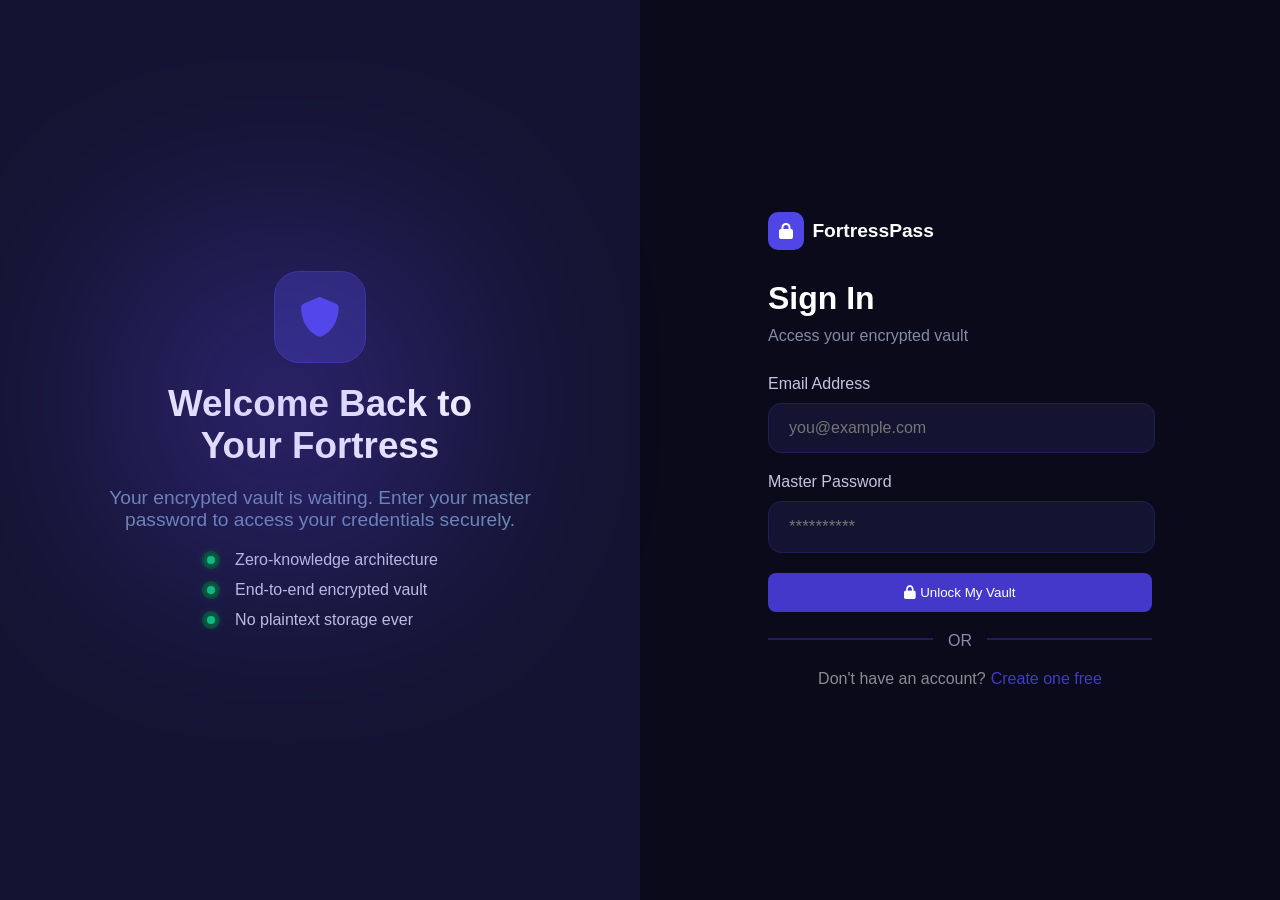
<file: Password Manager FrontEnd/dashboard.html>
<!DOCTYPE html>
<html lang="en">
<head>
    <meta charset="UTF-8">
    <meta name="viewport" content="width=device-width, initial-scale=1.0">
    <title>Document</title>
    <link rel="stylesheet" href="dashboard.css">
    <link rel="stylesheet" href="https://cdnjs.cloudflare.com/ajax/libs/font-awesome/6.7.2/css/all.min.css">
    <link rel="preconnect" href="https://fonts.googleapis.com">
    <link rel="preconnect" href="https://fonts.gstatic.com" crossorigin>
    <link href="https://fonts.googleapis.com/css2?family=Montserrat:ital,wght@0,100..900;1,100..900&display=swap" rel="stylesheet">
    <link rel="stylesheet" href="dashboard.css">
    <script src="src/closeAside.js" defer></script>
</head>
<body>
    <header>
        <div class="inputBox">
            <button class="menuToggle" type="button" aria-label="Open navigation" aria-expanded="false">
                <i class="fa-solid fa-bars"></i>
            </button>
            <div class="logo">
                <i class="fa-solid fa-lock logoBkg"></i>
                <h3 class="logoText">FortressPass</h3>
            </div>
            <i class="fa-solid fa-chevron-left"></i>
            <i class="fa-solid fa-chevron-right"></i>
            <div class="inputSearch">
                <i class="fa-solid fa-magnifying-glass"></i>
                <input type="search" placeholder="Search vault..." class="searchInputHeader">
            </div>
        </div>
        <div class="headerButtons">
            <button class="btnSync"><i class="fa-solid fa-arrows-rotate"></i> Sync</button>
            <button class="btnAdd"><i class="fa-solid fa-plus"></i> Add Password</button>
        </div>     
    </header>
        <div class="asideOverlay"></div>
        <div class="mainSection">
            <aside class="mainAside">
                <div class="vaultSecured">
                    <div class="dott"></div>
                    <p class="vaultPassiveGreen">Vault Secured & Synced</p>
                </div>
                <h3 class="vaultText">VAULT</h3>
                <ul class="selectionGroup">
                    <li class="selectType"><i class="fa-solid fa-table-columns"></i> <p class="textDescription">All Items</p></li>
                    <li class="selectType"><i class="fa-solid fa-users"></i> <p class="textDescription">Social</p></li>
                    <li class="selectType"><i class="fa-regular fa-credit-card"></i> <p class="textDescription">Finance</p></li>
                    <li class="selectType"><i class="fa-solid fa-shield"></i> <p class="textDescription">Work</p></li>
                    <li class="selectType"><i class="fa-solid fa-shield"></i> <p class="textDescription">Shopping</p></li>
                    <li class="selectType"><i class="fa-regular fa-star"></i> <p class="textDescription">Entertainment</p></li>
                    <li class="selectType"><i class="fa-regular fa-file"></i> <p class="textDescription">Other</p></li>
                </ul>
                <div class="asideDown">
                    <div class="profileSettings">
                        <li class="selectType gear"><i class="fa-solid fa-gear"></i><p class="textDescription">Settings</p></li>
                        <li class="selectType signOut"><i class="fa-solid fa-arrow-right-from-bracket"></i><p class="textDescription">Sign Out</p></li>
                    </div>
                    <div class="profileCard">
                        <i class="fa-solid fa-user"></i>
                        <div class="profileInfo">
                            <p class="profileName">Alex Morgan</p>
                            <span class="profilePlan">Pro Plan</span>
                        </div>
                    </div>
                </div>
                
            </aside>
            <main>
                <section class="analytikMetrics">
                    <div class="analytikMetricsType">
                        <i class="fa-solid fa-key"></i>
                        <div class="numericAnalytik">
                            <p class="totalPassword">0</p>
                            <span>Total Passwords</span>
                        </div>
                    </div>
                    <div class="analytikMetricsType">
                        <i class="fa-solid fa-shield"></i>
                        <div class="numericAnalytik">
                            <p class="strongPasswordAmount">0</p>
                            <span>Strong Passwords</span>
                        </div>
                    </div>
                    <div class="analytikMetricsType">
                        <i class="fa-solid fa-triangle-exclamation"></i>
                        <div class="numericAnalytik">
                            <p class="weakPasswordAmount">0</p>
                            <span>Weak Passwords</span>
                        </div>
                    </div>
                </section>
                <section class="passwordListSection">
                    <h2>All Passwords</h2>
                    <p class="amountPasswords">0 entries</p>
                    <div class="containerTasks">
                        <div class="passwordTable">
                            <div class="passwordHeader">
                                <span>SITE</span>
                                <span>USERNAME/EMAIL</span>
                                <span>PASSWORD</span>
                                <span>STRENGTH</span>
                                <span>UPDATED</span>
                            </div>
                            <div class="containerPass">
                            </div>
                        </div>
                    </div>
                </section>
            </main>
        </div>
        <div class="modalBackground"></div>
        <div class="modalWindow">
            <div class="modalInformation">
                <div class="addCredential">
                    <h3>Add New Credential</h3>
                    <i class="fa-solid fa-xmark"></i>
                </div>
                <div class="inputGroup">
                    <p>SITE NAME *</p>
                    <input type="text" name="siteName" id="siteNameInput" placeholder="e.g GitHub">
                </div>
                <div class="inputGroup">
                    <p>WEBSITE URL</p>
                    <input type="text" name="url" id="urlInput" placeholder="https://github.com">
                </div>
                <div class="inputGroup">
                    <p>EMAIL *</p>
                    <input type="text" name="email" id="userEmailInput" placeholder="Email">
                </div>
                <div class="passwordGenerate">
                    <div class="inputGroup inputPassword">
                        <p>PASSWORD *</p>
                        <input type="password" name="password" placeholder="Enter or generate a password" class="passwordInput" id="passInputModal">
                        <div class="icons">
                            <i class="fa-regular fa-copy"></i>
                            <div class="eyesPass">
                                <i class="fa-regular fa-eye eye"></i>
                                <i class="fa-regular fa-eye-slash eye"></i>
                            </div>
                        </div>
                        <div class="strengthInfo">
                              <div class="bars">
                                <span class="barStrength"></span>
                                <span class="barStrength"></span>
                                <span class="barStrength"></span>
                            </div>
                            <div class="chars">
                                <p class="describeStrength">Weak</p>
                                <span class="charsLength">1 chars</span>
                            </div>
                        </div>
                    </div>
                    <div class="generator">
                        <div class="quantityChars">
                            <p>Generate Password</p>
                            <span class="amountChars">8 chars</span>
                        </div>
                        <input type="range" name="range" id="lengthSlider" min="8" max="32" value="8">
                        <button class="btnGenerate">
                            <i class="fa-solid fa-arrows-rotate"></i>
                            Generate Secure Password
                        </button>
                    </div>
                    <div class="category">
                        <p>CATEGORY</p>
                        <select id="categorySelect" name="categoryPass">
                            <option value="OTHER">OTHER</option>
                            <option value="SOCIAL">SOCIAL</option>
                            <option value="FINANCE">FINANCE</option>
                            <option value="WORK">WORK</option>
                            <option value="SHOPPING">SHOPPING</option>
                            <option value="ENTERTAINMENT">ENTERTAINMENT</option>
                        </select>
                    </div>
                    <div class="AddVault">
                        <button class="cancelBtn">
                            Cancel
                        </button>
                        <button class="BtnaddVault">
                            Add to Vault
                        </button>
                    </div>
                </div>
            </div>
        </div>
        <div class="settingsBkg"></div>
        <div class="modalSettings">
            <div class="settingsBody">
                <aside class="settingsAside">
                    <h3>SETTINGS</h3>
                    <div class="navigation">
                        <button class="navBtn profile">Profile</button>
                        <button class="navBtn billing">Billing</button>
                    </div>
                </aside>
                <div class="mainInformation">
                    <i class="fa-solid fa-xmark settingsCloseIcon"></i>
                    <div class="modalContent modalActive profileSection">
                        <h2>Profile Details</h2>
                        <p class="modalMainText">Manage your account identity</p>
                        <div class="settingsField">
                            <p>FULL NAME</p>
                            <input type="text" class="profileFullName" readonly>
                        </div>
                        <div class="settingsField">
                            <p>EMAIL ADDRESS</p>
                            <input type="email" class="profileEmail" readonly>
                        </div>
                    </div>
                    <div class="modalContent billingSection">
                        <h2>Billing Payments</h2>
                        <p class="modalMainText">
                            Manage your subscription and billing information
                        </p>
                        <span class="modalSubtitleText">
                            Select Subscription Plan
                        </span>
                            <div class="planSection">
                                    <label class="plan proPlan">
                                       <div class="boxPlan">
                                            <input type="radio" name="plan" value="PRO" checked style="display: none;">
                                            PRO<br><span class="pricePlan">$9 / month </span><br>
                                            <span class="secondsubtitleText">Advanced features</span>
                                       </div>
                                    </label>
                                    <label class="plan">
                                        <div class="boxPlan">
                                            <input type="radio" name="plan" value="BUSINESS" style="display: none;" >
                                            BUSINESS<br><span class="pricePlan">$29 / month </span><br>
                                            <span class="secondsubtitleText">Team managment</span>
                                        </div>
                                    </label>
                            </div>
                        <h3 class="paymentMethod">Select Payment Method</h3>
                        <div id="cards">
                            Loading cards...
                        </div>
                        <div class="btnCards">
                        <button type="button" id="add-card-button">
                           + Add new payment method
                        </button>
                        <div id="new-card" style="display: none;">
                            <div id="card-element"></div>
                        </div>
                        <br>
                        <button type="button" id="pay-button">
                            Subscribe
                        </button>
                        </div>
                        <div id="error"></div>
                        <div id="success"></div>
                    </div>
                    <div class="settingsDown">
                        <div class="settingsFooter">
                            <button class="settingsCloseBtn">Close</button>
                            <button class="settingsApply">Apply changes</button>
                        </div>
                    </div>    
                </div>
            </div>
    </div>
</div>
        </div>
        <script type="module" src="src/asideAnimation.js"></script>
        <script type="module" src="src/passwordCheckModal.js"></script>
        <script type="module" src="src/settingsModal.js"></script>
        <script type="module" src="src/modalWindow.js"></script>
        <script type="module" src="src/getPasswordScore.js"></script>
        <script type="module" src="src/eyeModal.js"></script>
        <script type="module" src="src/copyModal.js"></script>
        <script type="module" src="src/passGenerate.js"></script>
        <script type="module" src="src/addPassword.js"></script>
        <script src="https://js.stripe.com/v3/"></script>
        <script type="module" src="src/js.js"></script>
         <script type="module" src="src/profile.js"></script>
</body>
</html>
</file>
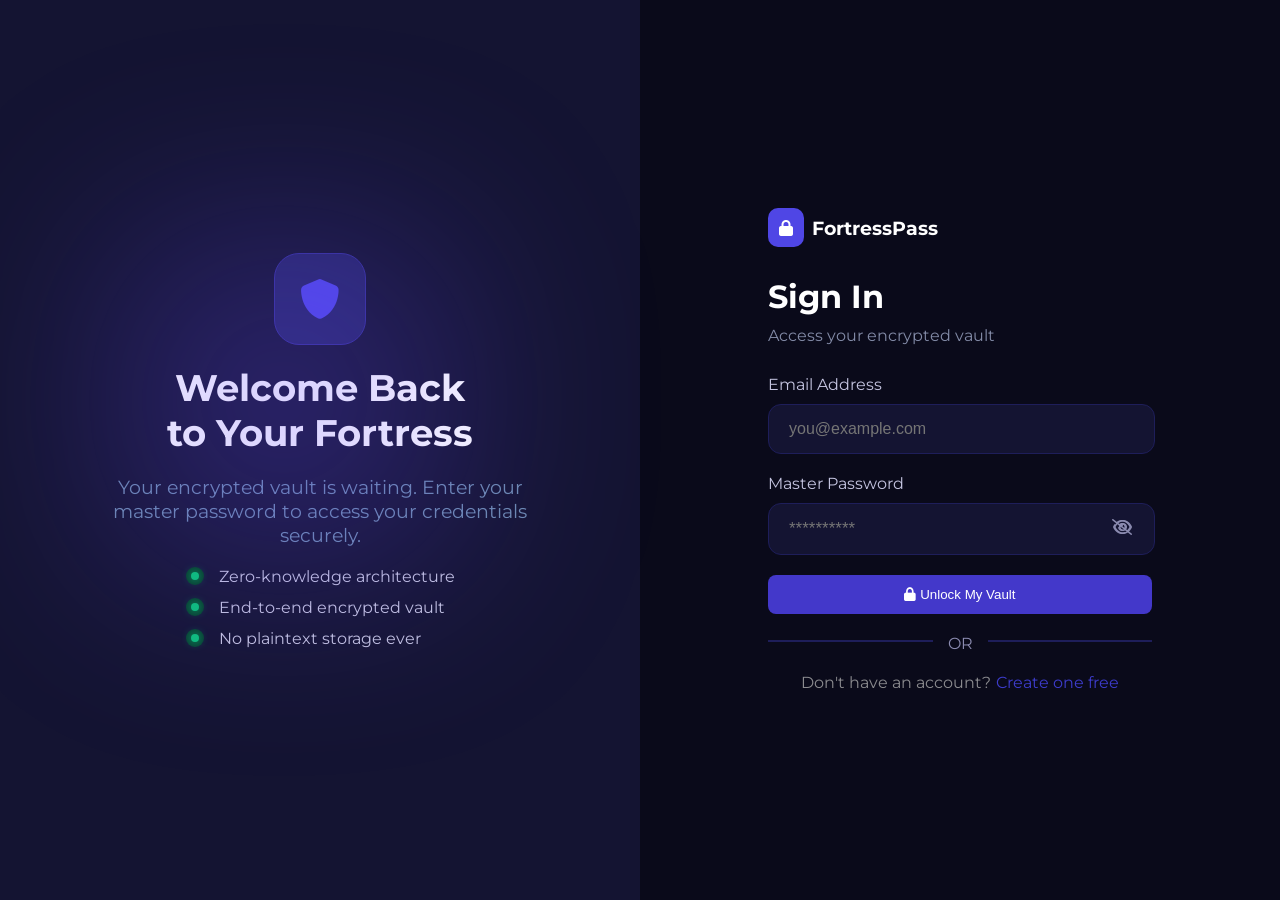
<file: Password Manager FrontEnd/login.html>
<!DOCTYPE html>
<html lang="en">
<head>
    <meta charset="UTF-8">
    <meta name="viewport" content="width=device-width, initial-scale=1.0">
    <title>Document</title>
    <link rel="stylesheet" href="login.css">
    <link rel="stylesheet" href="https://cdnjs.cloudflare.com/ajax/libs/font-awesome/6.7.2/css/all.min.css">
    <link rel="preconnect" href="https://fonts.googleapis.com">
    <link rel="preconnect" href="https://fonts.gstatic.com" crossorigin>
    <link href="https://fonts.googleapis.com/css2?family=Montserrat:ital,wght@0,100..900;1,100..900&display=swap" rel="stylesheet">
</head>
<body>
    <main>
        <section class="heroSection">
            <div class="mainBoard">
                <div class="welcomeBack">
                    <div class="bgGlow"></div>
                    <i class="fa-solid fa-shield"></i>
                    <h1>Welcome Back to Your Fortress</h1>
                    <p>Your encrypted vault is waiting. Enter your master password to access your credentials securely.</p>
                    <ul class="benefit">
                        <li><div class="greenPoint"></div>
                            Zero-knowledge architecture
                        </li>
                        <li><div class="greenPoint"></div>
                            End-to-end encrypted vault
                        </li>
                        <li><div class="greenPoint"></div>
                            No plaintext storage ever
                        </li>
                    </ul>
                </div>
                <div class="signInInput">
                    <div class="elementsBox">
                        <div class="logo">
                            <i class="fa-solid fa-lock"></i>
                            <h3>FortressPass</h3>
                        </div>
                        <div class="mainText">
                            <h2>Sign In</h2>
                            <p>Access your encrypted vault</p>
                        </div>
                        <form class="inputs" id="loginForm">
                            <div class="emailInput">
                                <p>Email Address</p>
                                <input type="email" placeholder="you@example.com" name="email">
                            </div>
                            <div class="masterPassword">
                                    <p>Master Password</p>
                                    <input type="password" placeholder="**********" id="passwordInput" class="masterpass passwordInput" name="masterpass">
                                    <i class="fa-regular fa-eye" id="openEye"></i>
                                    <i class="fa-regular fa-eye-slash" id="closeEye"></i>
                            </div>
                            <div class="transferBox">
                                <div class="transferDashBoard">
                                    <button><i class="fa-solid fa-lock"></i> Unlock My Vault</button>
                                </div>
                                <div class="borderOr">
                                    <span></span>
                                    <p>OR</p>
                                    <span></span>
                                </div>
                                <div class="transferRegister">
                                    <p>Don't have an account?</p>
                                    <a href="">Create one free</a>
                                </div>
                            </div>
                        </form>
                    </div>
                </div>
            </div>
        </section>
    </main>
    <script type="module" src="src/loginSend.js"></script>
    <script src="src/eyeModal.js"></script>
</body>
</html>
</file>
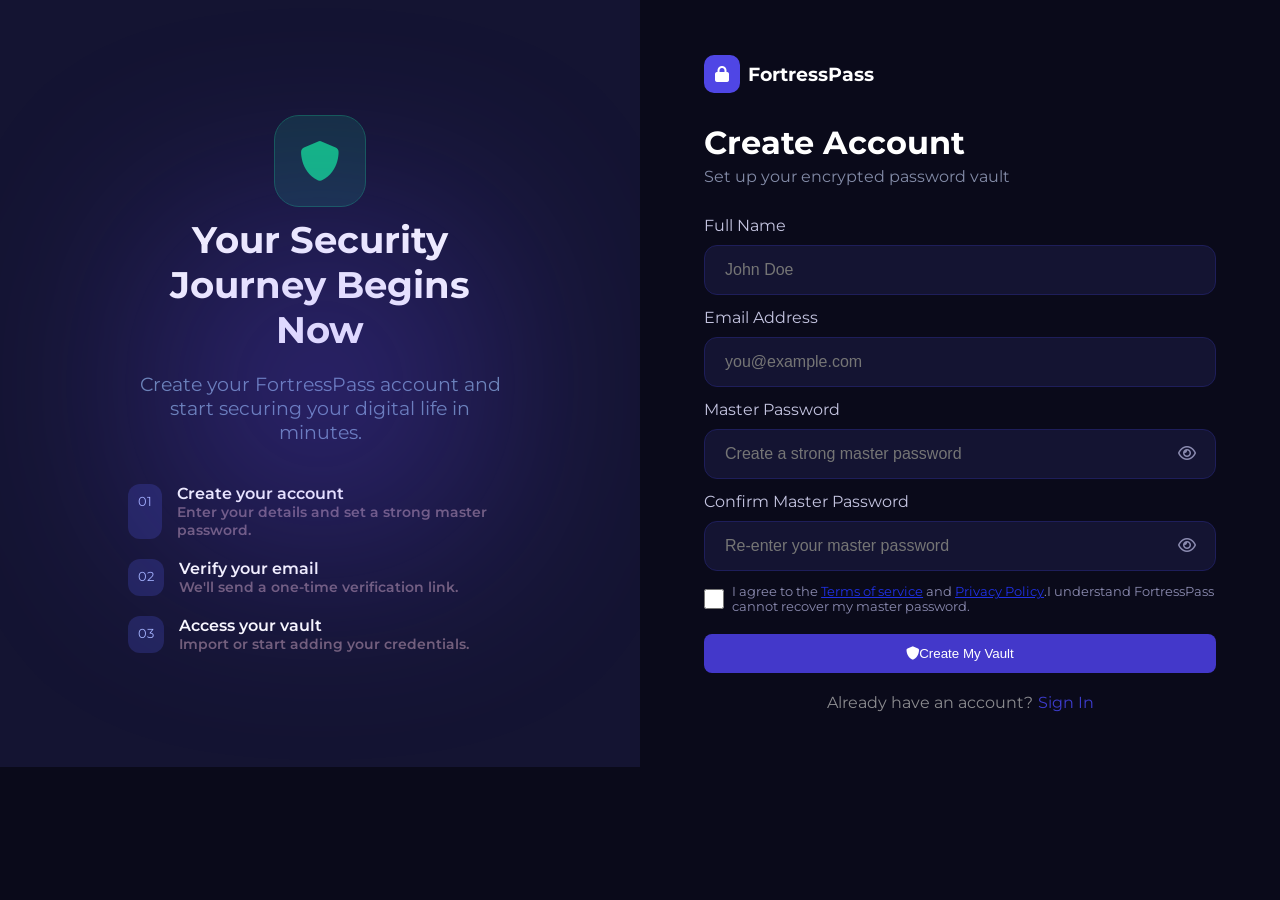
<file: Password Manager FrontEnd/register.html>
<!DOCTYPE html>
<html lang="en">
<head>
    <meta charset="UTF-8">
    <meta name="viewport" content="width=device-width, initial-scale=1.0">
    <title>Document</title>
    <link rel="stylesheet" href="register.css">
    <link rel="stylesheet" href="https://cdnjs.cloudflare.com/ajax/libs/font-awesome/6.7.2/css/all.min.css">
    <link rel="preconnect" href="https://fonts.googleapis.com">
    <link rel="preconnect" href="https://fonts.gstatic.com" crossorigin>
    <link href="https://fonts.googleapis.com/css2?family=Montserrat:ital,wght@0,100..900;1,100..900&display=swap" rel="stylesheet">
</head>
<body>
    <main>
        <section class="heroSection">
            <div class="mainBoard">   
                <div class="journeyBegin">
                    <div class="bgGlow"></div>
                    <i class="fa-solid fa-shield"></i>
                    <h1>Your Security Journey Begins Now</h1>
                    <p>Create your FortressPass account and start securing your digital life in minutes.</p>
                    <ul class="benefit">
                        <li><div class="numerical zero">01</div>
                            <div class="textBox">
                                <p>Create your account</p>
                                <span>Enter your details and set a strong master password.</span>
                            </div>
                        </li>
                        <li><div class="numerical">02</div>
                            <div class="textBox">
                                <p>Verify your email</p>
                                <span>We'll send a one-time verification link.</span>
                            </div>
                        </li>
                        <li><div class="numerical">03</div>
                            <div class="textBox">
                                <p>Access your vault</p>
                                <span>Import or start adding your credentials.</span>
                            </div>
                        </li>
                    </ul>
                </div>
                <div class="registerInput">
                    <div class="elementsBox">
                        <div class="logo">
                            <i class="fa-solid fa-lock"></i>
                            <h3>FortressPass</h3>
                        </div>
                        <div class="mainText">
                            <h2>Create Account</h2>
                            <p>Set up your encrypted password vault</p>
                        </div>
                        <form class="inputs" id="loginForm">
                            <div class="nameInput">
                                <p>Full Name</p>
                                <input type="text" placeholder="John Doe" name="fullName">
                            </div>
                            <div class="emailInput">
                                <p>Email Address</p>
                                <input type="email" placeholder="you@example.com" id="emailInput" name="email">
                            </div>
                            <div class="masterPassword">
                                    <p>Master Password</p>
                                    <input type="password" placeholder="Create a strong master password" class="passwordInput" id="masterPasswordInput" name="masterpass">
                                    <i class="fa-regular fa-eye"    ></i>
                                    <i class="fa-regular fa-eye-slash"></i>
                                    <div class="passwordCheck" id="passwordCheck">
                                            <div class="strengthBar">
                                                <span class="bar"></span>
                                                <span class="bar"></span>
                                                <span class="bar"></span>  
                                            </div>
                                        <div class="passwordInfo">
                                            <span id="strength">Too Weak</span>
                                            <span id="symbolsReqirements">7 more chars needed</span>
                                        </div>
                                        <ul class="reqirements">
                                            <li><p id="length">8+ characters</p></li>
                                            <li><p id="uppercase">Uppercase letter</p></li>
                                            <li><p id="number">Number</p></li>
                                            <li><p id="special">Special character</p></li>
                                        </ul>
                                    </div>
                            </div>
                            <div class="masterPassword">
                                 <p>Confirm Master Password</p>
                                    <input type="password" placeholder="Re-enter your master password" class="passwordInput" id="masterPasswordConfirm" name="masterpassconfirm">
                                    <i class="fa-regular fa-eye" ></i>
                                    <i class="fa-regular fa-eye-slash"></i>
                            </div>
                            <div class="transferBox">
                                <div class="rememberMe">
                                    <input type="checkbox" class="inputCheckBox" name="checkBox">
                                    <p>I agree to the <span><a href="">Terms of service</a></span> and <span><a href="">Privacy Policy</a></span>.I understand FortressPass cannot recover my master password.</p>
                                </div>
                                <div class="transferDashBoard">
                                   <button class="btnCreate" type="submit">
                                     <i class="fa-solid fa-shield"></i>Create My Vault
                                   </button>
                                </div>
                                <div class="transferRegister">
                                    <p>Already have an account?</p>
                                    <a href="login.html">Sign In</a>
                                </div>
                            </div>
                        </form>
                    </div>
                </div>
            </div>
        </section>
    </main>
    <script type="module" src="src/registerSend.js"></script>
    <script type="module" src="src/emailCheck.js"></script>
    <script type="module" src="src/getPasswordScore.js"></script>
    <script type="module" src="src/passwordCheck.js"></script>
    <script type ='module' src="src/eyePassword.js"></script>
</body>
</html>
</file>
<file: Password Manager FrontEnd/dashboard.css>
*{
    margin: 0;
    padding: 0;
    box-sizing: border-box;
}
body{
    font-family: "Montserrat", sans-serif;
}
header{
    background-color: #141432;
    height: 70px;
    display: flex;
    justify-content: space-between;
    align-items: center;
    border-bottom: 1px solid rgb(30, 30, 90);
}
.inputBox{
    display: flex;
    align-items: center;
    gap: 20px;
    margin-left: 15px;
}
.logo{
    display: flex;
    align-items: center;
    gap: 0.5rem;
}
.logo .fa-lock{
    color: white;
    background-color: rgb(79, 70, 229);
    padding: 0.6rem;
    border-radius: 12px;
    cursor: pointer;
    font-size: 0.9rem;
}
.logo h3{
    color: rgb(255, 255, 255);
    font-size: 1.2rem;
    font-weight: 700;
    cursor: pointer;
}
.logoTextOff{
    display: none;
}

.inputBox .fa-chevron-left{
    color: rgb(125, 125, 161);
    font-size: 0.7rem;
    padding: 10px;
    display: block;
}
.inputBox .fa-chevron-right{
    color: rgb(125, 125, 161);
    font-size: 0.7rem;
    padding: 10px;
    display: none;
}
.inputBox .fa-chevron-right:hover{
    background-color: rgb(255, 255, 255, 0.2);
    border-radius: 50%;
    color: rgb(217, 217, 231);
    
}
.inputBox .fa-chevron-left:hover{
    background-color: rgb(255, 255, 255, 0.2);
    border-radius: 50%;
    color: rgb(217, 217, 231);
    
}
.inputSearch input{
    background-color: rgb(10, 10, 26);
    padding: 0.6rem 15rem;
    padding-left: 2.0rem;
    border-radius: 10px;
    border: 1px solid rgb(30, 30, 90);
}
.headerButtons{
    display: flex;
    gap: 10px;
    margin-right: 15px;
}
.headerButtons button{
    padding: 10px 20px;
    gap: 10px;
    border-radius: 12px;
    cursor: pointer;
}
.fa-plus  {
   margin-right: 7px;
}
.fa-arrows-rotate{
margin-right: 7px;

}
.btnSync{
   background-color: rgb(20, 20, 50);
   color: rgb(162, 162, 181);
   border: 1px solid rgb(30, 30, 90);
}
.btnAdd{
   background-color: rgb(67, 56, 202) ;
   color: white;
   border: none;
}

.mainSection{
    flex-direction: row;
    width: 100%;
    min-height: calc(100vh - 70px);
    display: flex;
}
.mainSection h3{
    padding-right: 67px;
}
.mainAside{
    background-color: rgb(20, 20, 50);
    flex: 0 0 280px;
    width: 280px;
    max-width: none;
    min-width: 0;
    display: flex;
    flex-direction: column;
    align-items: stretch;
    transition: transform 0.28s ease, flex-basis 0.25s ease;
}
.asideClosed{
    flex: 0 0 5%;
    max-width: 5%;
    width: 5%;
}
.mainWhenAsideClosed{
    flex: 0 0 95%;
}
.vaultSecured{
    display: flex;
    background-color: rgb(20, 37, 58);
    padding: 10px 13px;
    padding-right: 40px;
    border: 1px solid rgb(19, 66, 72);
    border-radius: 12px;
    align-items: center;
    gap: 10px;
    margin-top: 10px;
    max-width: 90%;
}
.vaultSecuredOff{
    background-color: none;
    border: none;
    padding: 0;
    width: 0;
}
.vaultPassiveGreen{
    color: rgb(16, 185, 120);
    font-size: 0.9rem;
    font-weight: 500;
    display: inline;
    padding: 0px;
}
.dott{
    background-color: rgb(16, 179, 126);
    width: 8px;
    height: 8px;
    border-radius: 50%;
}
.vaultText{
    color: rgb(139, 139, 148);
    font-size: 15px;
    margin-right: 80%;
    padding-top: 20px;
    display: block;
}
.selectionGroup{
    padding-top: 15px;
    display: flex;
    flex-direction: column;
    max-height: 55%;
    width: 100%;
}
.selectType{
    list-style: none;
    color: rgb(125, 125, 161);
    font-size: 14px;
    margin-left: 10px;
    padding: 20px;
}
.selectTypeActive{
    background-color: rgb(29, 27, 77);
    border: 1px solid rgb(42, 38, 114) ;
    color: rgb(141, 157, 221);
}
.seclectType:hover{
    display: inline-block;
}
.selectType i{
    width: 25px;
    margin-right: 10px;
    text-align: center;
    font-size: 18px;
}
.textDescription{
    display:block
}
.selectionGroup li{
    padding: 14px;
    border-radius: 12px;
    display: flex;
}
.containerTasks{
    margin-top: 20px;
    width: 98%;
    overflow-x: auto;
}
.passwordTable{
    width: 100%;
    min-width: 800px;
    background-color: #141432;
    border: 1px solid rgb(30, 30, 90);
    border-radius: 20px;
}
.passwordHeader{
    display: grid;
    grid-template-columns: 25% 25% 25% 13% 12%;
    align-items: center;
    padding: 18px 25px;
    background-color: #101027;
    border-bottom: 1px solid rgb(30, 30, 90);
    color: rgb(139, 139, 176);
    font-size: 14px;
    font-weight: 600;
    border-radius: 20px 20px 0 0;
}
.passwordRow{
    display: grid;
    grid-template-columns: 25% 25% 25% 13% 12% 2%;
    align-items: center;
    padding: 18px 25px;
    color: white;
    border-bottom: 1px solid rgb(30, 30, 90);
}
.strengthContainer{
    display: flex;
    gap: 20px;
    transform: translateX(-65px);
}
.iconCopyEye{
    display: flex;
    align-items: center;
    gap: 10px;
}
.iconCopyEye i{
    color: rgb(78, 78, 112);
    visibility: hidden;
}
.fa-ellipsis{
    color:rgb(78, 78, 112);
    visibility: hidden;
    font-size: 19px;
    
    border-radius: 50%;
}
.passwordCopy{
    color: rgb(132, 164, 196);
}
.passwordRow:hover{
    background-color: rgb(25, 25, 54);
    .passwordCopy{
        background-color: rgb(25, 25, 54);
    }
    .iconCopyEye i{
        visibility: visible;
    }
    .fa-ellipsis{
        visibility: visible;
    }
    .fa-ellipsis:hover{
        background-color: rgb(0,0,0,0.3);
    }
}
.siteIcon{
    background-color: rgb(36, 41, 46);
    max-width: 15%;
    padding: 10px 14px;
    border-radius: 10px;
    font-size: 20px;
    font-weight: 700;
}
.nameAndCategory{
    display: flex;
    flex-direction: column;
    gap: 3px;
}
.nameAndCategory p{
    color: white;
    font-weight: 500;
}
.nameAndCategory span{
    color: rgb(139, 139, 176);
    font-size: 13px;
}
.userEmail{
    font-size: 14px;
    color: rgb(190, 179, 196);
}
.siteInfo{
    display: flex;
    align-items: center;
    gap: 12px;
}
.passwordCopy{
    width: 30%;
    border: none;
    background-color: rgb(20, 20, 50);
}
.strength{
    display: flex;
    flex-direction: column;
    gap: 10px;
    margin-bottom: 10px;
}
.strengthBars{
    display: flex;
    gap: 3px;
}
.strengthBars span{
    background-color: rgb(30, 30, 90);
    height: 6px;
    width: 25px;
    border-radius: 5px;
}
.passStrength{
    color: rgb(190, 179, 196);
    font-size: 14px;
}
.dayAmount{
    color: rgb(190, 179, 196);
    font-size: 14px;
}
.inputSearch{
    position: relative;
    display: flex;
    align-items: center;
}
.inputSearch i{
    position: absolute;
    left: 10px;
    color: rgb(170, 163, 152);
}




main{
    background-color: rgb(10, 10, 26);
    flex: 1; 
    min-width: 0;
}
.analytikMetrics{
    display: flex;
    align-items: center;
    gap: 20px;
    margin-left: 2%;
    padding-top: 20px;
}
.analytikMetricsType{
    width: 30%;
    padding: 20px 0;
    background-color: rgb(20, 20, 50);
    border-radius: 15px;
    border: 1px solid rgb(30, 30, 90);
    display: flex;
    gap: 15px;
}

.analytikMetricsType:hover{
    transform: translateY(-5px);
}
.passwordRow {
    position: relative;
}

.modalEditTool {
    display: none;
    position: absolute;
    right: 25px;
    top: 60%;
    width: 195px;
    z-index: 10;
}
.bkgModalRow{
    position: fixed;
    top: 0;
    left: 0;
    bottom: 0;
    right: 0;
    display: none;
    z-index: 9;
}
.tools {
    display: flex;
    flex-direction: column;
    background-color: rgb(20, 20, 50);
    border: 1px solid rgb(30, 30, 90);
    padding: 6px 0;
    gap: 0;
    border-radius: 15px;
    overflow: hidden;
    box-shadow: 0 8px 25px rgba(0, 0, 0, 0.25);
}

.toolType, .toolTypeDelete {
    display: flex;
    align-items: center;
    gap: 10px;
    width: 100%;
    padding: 14px 15px;
    margin: 0;
    cursor: pointer;
    font-size: 14px;
}
.toolTypeDelete:hover{
    background-color: rgb(37, 23, 51);
}
.toolType {
    color: rgb(192, 192, 220);
}

.toolTypeDelete {
    color: rgb(214, 63, 66);
}

.toolType:hover {
    background-color: rgb(32, 32, 60);
}

.divider {
    display: block;
    width: 100%;
    height: 1px;
    background-color: rgb(30, 30, 90);
    margin: 5px 0;
}
.tools .fa-pen, .fa-arrow-up-right-from-square{
    color: white;
}
.headerButtons .btnSync:hover{
    border-color:rgb(27, 20, 145);
    color:rgb(255, 255, 255)
}
.headerButtons .btnAdd:hover{
    background-color: rgb(51, 43, 160);
}

.analytikMetricsType i{
    padding: 15px;
    border-radius: 12px;
    margin-left: 18px;
}
.analytikMetricsType .fa-key{
    color:rgb(79, 70, 229) ;
    background-color: rgb(28, 27, 72);
}
.analytikMetricsType .fa-shield{
    color:rgb(16, 185, 129);
    background-color: rgb(20, 40, 60);
}
.analytikMetricsType .fa-triangle-exclamation{
    color:rgb(223, 144, 15) ;
    background-color: rgb(48, 37, 45);
}
.analytikMetricsType .fa-arrow-trend-up{
    color:rgb(75, 66, 215) ;
    background-color: rgb(28, 27, 72);
}
.numericAnalytik{
    display: flex;
    flex-direction: column;
}
.numericAnalytik p{
    color: rgb(255, 255, 255);
    font-size: 1.5rem;
    font-weight: 600;
}
.numericAnalytik span{
    color: rgb(139, 139, 176);
    font-size: 0.9rem;
}
.passwordListSection{
    margin-left: 2%;
    padding-top: 20px;
}
.passwordListSection h2{
    color: white;
    font-size: 20px;
    padding-top: 10px;
}
.amountPasswords{
    color: rgb(139, 139, 161);
}
.selectType:hover{
    background-color:rgba(255,255,255,0.05);
}
.profileSettings li{
    display: flex;
    padding: 15px;
    border-radius: 12px;
}
.selectType1:hover{
    background-color:rgba(255,255,255,0.05);

}
.signOut:hover{
    background-color: rgb(38, 24, 51);
    color: rgb(239, 55, 57);
}

.selection .selectType{
    color: rgb(245, 158, 21);
    padding-top:10px;   
    font-size: 18px;
    margin-left: 10px;
    padding-top: 15px;
}

.selection .selectType:hover{
    background-color:rgb(38, 31, 47);
}

.asideDown{
    width: 100%;
    margin-top: 16.5px;
}

.profileSettings{
    border-top: 2px solid rgb(30, 30, 90);
    padding-top: 15px;
    display: flex;
    flex-direction: column;
    
}
.profileSettings .selectTypeDown{
    padding-top: 1px;
    padding-bottom: 15px;
    font-size: 18px;
    border-radius: 12px;
    margin-left: 30px;
}
.profileSettingsOff{
    margin-top: 90px;
}
.selectTypeDown p{
    margin-left: 10px;
}
.profileCard{
    display: flex;
    align-items: center;
    gap:12px;
    border: 2px solid rgb(30, 30, 90);
    border-radius: 12px;
    padding: 8px 10px;
    background-color: rgb(28, 28, 57);
    color:rgb(255, 255, 255);
    margin-top: 5px;
    width: 230px;
    margin-left: 15px;
}
.profileCardOff{
    display: none;
}
.profileInfo p{
    font-weight: 700;
    font-size: 12px;
}
.profileInfo span{
    font-weight: 100;
    font-size: 10px;
}
.modalBackground{
    position: fixed;
    top: 0;
    left: 0;
    bottom: 0;
    right: 0;
    display: none;
    background-color: rgba(0, 0, 0, 0.6);
    z-index: 1;
    backdrop-filter: blur(2px);
}
.modalWindow{
    position: fixed;
    background-color: rgb(20, 20, 50);
    width: 450px;
    max-height: 700px;
    padding: 10px 0 20px 0;
    top: 50%;
    left: 50%;
    transform: translate(-50%, -50%);
    display: none;
    z-index: 2;
    border-radius: 20px;
}
.modalInformation{
    display: flex;
    flex-direction: column;
    justify-content: center;
    gap: 10px;
}
.addCredential{
    display: flex;
    align-items: center;
    justify-content: center;
    gap: 12.5vw;
    padding: 10px 0;
    border-bottom: 1px solid rgb(30, 30, 90);
}
.addCredential h3{
    color: white;
}
.fa-xmark{
    color: rgb(139, 139, 176);
    padding: 6px;
    border-radius: 15px;
}
.fa-xmark:hover{
    background: #393952;
    transform: scale(1.05);
}
.inputGroup{
    display: flex;
    flex-direction: column;
    gap: 9px;
    margin-left: 20px;
}
.inputGroup p{
    color: rgb(139, 139, 176);
    font-size: 0.8rem;
    font-weight: 500;
}
.inputGroup input{
    background-color: rgb(10, 10, 26);
    border: 1px solid rgb(30, 30, 90) ;
    max-width: 95%;
    padding: 8px 10px;
    border-radius: 6px;
    color: white;
    cursor: pointer;
}
.passwordGenerate{
    display: flex;
    flex-direction: column;
    gap: 18px;
}
.generator{
    background-color: rgb(10, 10, 26);
    width: 91%;
    padding: 10px 8px 15px 8px;
    margin-left: 20px;
    border: 1px solid rgb(30, 30, 90) ;
    border-radius: 10px;
}
.quantityChars{
    display: flex;
    justify-content: space-between;
    margin-bottom: 20px;
}
.quantityChars p{
    color: rgb(139, 139, 176);
    font-size: 0.8rem;
}
.quantityChars span{
    color: rgb(165, 180, 252);
    font-size: 0.8rem;
}
.generator input{
    width: 100%;
}
.btnGenerate{
    background-color: rgb(24, 22, 67);
    width: 100%;
    border: 1px solid rgb(41, 37, 115);
    color: white;
    padding: 10px 0;
    border-radius: 10px;
    cursor: pointer;
}
.btnGenerate:hover{
    background-color: rgb(35, 31, 97);
}
.category{
    display: flex;
    flex-direction: column;
    margin-left: 20px;
    gap: 5px;
}
#lengthSlider{
    cursor: pointer;
}
#categorySelect{
    cursor: pointer;
}
.category p{
    color:rgb(139, 139, 176);
    font-size: 0.8rem;
    font-weight: 500;
}
.category select{
    background-color: rgb(10, 10, 26);
    border: 1px solid rgb(30, 30, 90) ;
    max-width: 95%;
    padding: 8px 7px;
    border-radius: 6px;
    color: white;
}
.notes{
    display: flex;
    flex-direction: column;
    gap: 5px;
    margin-left: 20px;
}
.notes p{
    color:rgb(139, 139, 176);
    font-size: 0.8rem;
    font-weight: 500;
}
.notes input{
    background-color: rgb(10, 10, 26);
    border: 1px solid rgb(30, 30, 90) ;
    max-width: 95%;
    padding: 20px 10px;
    border-radius: 6px;
}
.AddVault{
    display: flex;
    gap: 6px;
    justify-content: right;
    max-width: 95%;
}
.cancelBtn{
    background-color: rgb(20, 20, 50);
    border: 1px solid rgb(30, 30, 90);
    padding: 8px 13px;
    color: rgb(139, 139, 176);
    border-radius: 6px;
}
.cancelBtn:hover{
    border: 1px solid rgb(79, 70, 229);
    color: white;
}
.BtnaddVault{
    background-color: rgb(79, 70, 229);
    border-radius: 6px;
    color: white;
    padding: 8px 16px;
    border: none;
    box-shadow: 0 0 10px 2px rgb(79, 70, 229);
}
.BtnaddVault:hover{
    background-color: rgb(67, 56, 202);
}
.settingsBkg{
    position: fixed;
    top: 0;
    left: 0;
    bottom: 0;
    right: 0;
    display: none;
    background-color: rgba(0, 0, 0, 0.7);
    z-index: 1;
    backdrop-filter: blur(2.5px);
}
.settingsModalToggle{
    display: block;
}
.modalSettings{
    position: fixed;
    top: 50%;
    left: 50%;
    transform: translate(-50%, -50%);
    width: 840px;
    height: 758px;
    max-width: 95vw;
    max-height: 90vh;
    display: none;
    flex-direction: column;
    padding: 0;
    overflow: hidden;
    background-color: #141432;
    border: 1px solid rgb(30, 30, 90);
    border-radius: 16px;
    z-index: 2;
    color: white;
}
.settingsBody {
    display: flex;
    width: 100%;
    height: 100%;
}
.settingsAside {
    flex: 0 0 240px;
    background-color: #101027;
    border-right: 1px solid rgb(30, 30, 90);
    padding: 22px 20px;
}
.settingsAside h3 {
    color: rgb(139, 139, 176);
    font-size: 16px;
    margin: 0 15px 32px;
}
.navigation {
    display: flex;
    flex-direction: column;
    gap: 8px;
}
.navBtn {
    padding: 15px;
    border: none;
    border-radius: 14px;
    background: none;
    color: rgb(162, 162, 190);
    text-align: left;
    font-size: 16px;
    cursor: pointer;
}
.navBtn.active {
    background-color: rgb(79, 70, 229);
    color: white;
}
.navBtn:hover {
    background-color: rgba(79, 70, 229, 0.5);
    color: white;
}
.mainInformation {
    position: relative;
    flex: 1;
    display: flex;
    flex-direction: column;
    padding: 42px 40px 0;
}
.settingsCloseIcon {
    position: absolute;
    top: 23px;
    right: 24px;
    color: rgb(170, 170, 190);
    font-size: 20px;
    cursor: pointer;
}
.modalContent h2 {
    font-size: 25px;
    margin: 0 0 8px;
}
.modalMainText {
    color: rgb(139, 139, 176);
    font-size: 16px;
    margin-bottom: 34px;
}
.settingsField {
    display: flex;
    flex-direction: column;
    gap: 12px;
    margin-bottom: 22px;
}
.settingsField p {
    color: rgb(139, 139, 176);
    font-size: 14px;
    font-weight: 600;
}
.settingsField input {
    width: 100%;
    padding: 17px 15px;
    border: 1px solid rgb(30, 30, 90);
    border-radius: 13px;
    background-color: #101027;
    color: white;
    font-size: 16px;
}
.modalSubtitleText{
    color: rgb(107, 107, 143);
    font-weight: 600;
}
.planSection{
    display: flex;
    gap: 20px;
    padding-top: 10px;
}
.plan{
    height: 100px;
    background-color: rgb(15, 15, 45);
    border: 1px solid rgb(30, 30, 90);
    width: 50%;
    border: none;
}
.pricePlan{
    padding-top: 20px;
    color: rgb(79, 70, 229);
    font-weight: 600;
    font-size: 20px;
}
.boxPlan{
    font-weight: 700;
}
.searchInputHeader{
    color: white;
}
.secondsubtitleText{
    color: rgb(106, 106, 142);
    font-weight: 500;
    font-size: 13px;
}
.plan:has(input[type="radio"]:checked) {
    background-color: rgb(26, 25, 68);
    border-color: rgb(79, 70, 229);
    transition: 0.3s;
}
.plan,
        .card {
            border: 1px solid rgb(30, 30, 90);
            border-radius: 15px;
            padding: 15px;
            margin-bottom: 10px;
        }
        .card {
            cursor: pointer;
        }
        .card.selected {
            border: 2px solid rgb(30, 30, 90);
        }
        #new-card {
            margin-top: 20px;
        }
        #card-element {
            border: 1px solid #ccc;
            padding: 12px;
            border-radius: 6px;
            margin: 15px 0;
        }
        button {
            padding: 12px 20px;
            cursor: pointer;
        }
        #error {
            color: red;
            margin-top: 15px;
        }
        #success {
            color: green;
            margin-top: 15px;
        }
.cardCommon{
    display: flex;
    flex-direction: column;
    gap: 6px;
}
.cardCommonInfo{
    display: flex;
    align-items: center;
    gap: 30px;
    border-color: 1px solid rgb(30, 30, 90);
}
.cardModal{
    padding: 15px;
    border-radius: 10px;
    background-color: rgb(38, 37, 78);
}
.expiresDate{
    color: grey;
}
.btnCards{
    padding-top: 10px; 
    display: flex;
    flex-direction: column;
}
#add-card-button{
    width: 100%;
    background: none;
    border: 1px dashed rgb(30, 30, 90);
    color: rgb(107, 107, 143);
    padding: 15px 0;
    border-radius: 10px;
}
#pay-button{
    width: 100%;
    background: none;
    border: 1px dashed rgb(30, 30, 90);
    color: rgb(107, 107, 143);
    padding: 15px 0;
    border-radius: 10px;
}
#pay-button:hover{
    background-color:rgb(67, 56, 202);
    color: white;
}
#add-card-button:hover{
    background-color: rgb(16, 183, 127);
    color: white;
}
.profileSection{
    display: block;
}
.paymentMethod{
    font-size: 21px ;
    padding-bottom: 7px;
}
.billingSection{
    display: none;
}
.settingsDown {
    margin-top: auto;
    margin-left: -40px;
    margin-right: -40px;
    border-top: 1px solid rgb(30, 30, 90);
    padding: 30px;
}
.settingsFooter {
    display: flex;
    justify-content: flex-end;
    align-items: center;
    gap: 25px;
}
.settingsCloseBtn{
    padding: 15px 30px;
    border-radius: 12px;
    font-size: 16px;
    cursor: pointer;
}
.settingsCloseBtn:hover{
    background-color: rgb(27, 27, 56);
    color: white;
}
.settingsApply {
    padding: 15px 30px;
    border-radius: 12px;
    font-size: 16px;
    cursor: pointer;
}
.settingsCloseBtn {
    background: none;
    border: none;
    color: rgb(162, 162, 190);
}
.settingsApply {
    background-color: rgb(79, 70, 229);
    border: none;
    color: white;
    min-width: 195px;
}
.settingsApply:hover {
    background-color: rgb(67, 56, 202);
}

.strengthInfo{
    display: none;
}
.bars{
    display: flex;
    gap: 8px;
}
.bars span{
    height: 8px;
    background-color: rgb(30, 30, 90);
    width: 126px;
    border-radius: 10px;
}
.chars{
    display: flex;
    justify-content: space-between;
    width: 95%;
    padding-top: 10px;
}
.chars span{
    color: rgb(139, 139, 164);
    font-size: 13px;
    display: block;
}
.inputPassword {
    position: relative;
}
.icons {
    position: absolute;
    right: 35px;
    top: 33px;
    display: flex;
    gap: 10px;
}
.eye {
    color: rgb(139, 139, 176);
    cursor: pointer;
    display: block;
}
.fa-eye-slash {
    display: none;
}
.fa-copy{
    color:rgb(139, 139, 176) ;
    cursor: pointer;
}
.menuToggle,
.asideOverlay{
    display: none;
}

@media screen and (max-width: 1024px){
    .inputSearch input{
        width: min(38vw, 440px);
        padding: 0.6rem 12px 0.6rem 2rem;
    }
    .analytikMetrics{
        flex-wrap: wrap;
        margin-right: 2%;
    }
    .analytikMetricsType{
        flex: 1 1 calc(50% - 20px);
        width: auto;
    }
    .strengthContainer{
        transform: none;
    }
}

@media screen and (max-width: 760px){
    header{
        position: sticky;
        top: 0;
        z-index: 5;
        height: 64px;
        gap: 10px;
        padding: 0 12px;
    }
    .inputBox{
        flex: 1;
        min-width: 0;
        gap: 10px;
        margin-left: 0;
    }
    .menuToggle{
        display: inline-flex;
        flex: 0 0 40px;
        width: 40px;
        height: 40px;
        align-items: center;
        justify-content: center;
        border: 1px solid rgb(30, 30, 90);
        border-radius: 10px;
        background: transparent;
        color: white;
        font-size: 17px;
        padding: 0;
    }
    .inputBox .fa-chevron-left,
    .inputBox .fa-chevron-right{
        display: none !important;
    }
    .logo{
        gap: 7px;
        flex: 0 0 auto;
    }
    .logo .fa-lock{
        padding: 9px;
    }
    .logo h3{
        font-size: 14px;
    }
    .inputSearch{
        flex: 1;
        min-width: 0;
    }
    .inputSearch input{
        width: 100%;
        min-width: 0;
        padding: 10px 8px 10px 30px;
        font-size: 13px;
    }
    .headerButtons{
        gap: 6px;
        margin-right: 0;
    }
    .headerButtons button{
        padding: 10px;
        white-space: nowrap;
        font-size: 12px;
    }
    .btnSync{
        width: 40px;
        height: 40px;
        padding: 0 !important;
        font-size: 0 !important;
    }
    .btnSync i{
        margin: 0;
        font-size: 14px;
    }
    .btnAdd{
        height: 40px;
    }
    .mainSection{
        min-height: calc(100vh - 64px);
        min-height: calc(100dvh - 64px);
    }
    .mainAside{
        position: fixed;
        z-index: 8;
        top: 64px;
        bottom: 0;
        left: 0;
        width: min(280px, 82vw);
        max-width: 82vw;
        min-width: 0;
        flex: none;
        overflow-y: auto;
        transform: translateX(-100%);
        box-shadow: 12px 0 30px rgba(0, 0, 0, 0.35);
    }
    .mainAside.mobileOpen{
        transform: translateX(0);
    }
    .mainAside.asideClosed{
        width: min(280px, 82vw);
        max-width: 82vw;
    }
    .asideOverlay{
        position: fixed;
        z-index: 7;
        inset: 64px 0 0;
        display: block;
        visibility: hidden;
        opacity: 0;
        background: rgba(4, 4, 18, 0.68);
        transition: opacity 0.28s ease, visibility 0.28s ease;
    }
    .asideOverlay.isVisible{
        visibility: visible;
        opacity: 1;
    }
    body.menuOpen{
        overflow: hidden;
    }
    main,
    main.mainWhenAsideClosed{
        flex: 1 1 auto;
        width: 100%;
        min-width: 0;
    }
    .analytikMetrics{
        gap: 10px;
        margin: 0;
        padding: 16px 14px 0;
    }
    .analytikMetricsType{
        flex: 1 1 calc(50% - 5px);
        min-width: 0;
        gap: 9px;
        padding: 14px 8px;
        border-radius: 12px;
    }
    .analytikMetricsType i{
        flex: 0 0 auto;
        margin-left: 0;
        padding: 11px;
    }
    .numericAnalytik p{
        font-size: 19px;
    }
    .numericAnalytik span{
        font-size: 11px;
        line-height: 1.35;
    }
    .passwordListSection{
        margin: 0;
        padding: 20px 14px 24px;
    }
    .passwordListSection h2{
        font-size: 19px;
    }
    .containerTasks{
        width: 100%;
        margin-top: 14px;
        border-radius: 14px;
        -webkit-overflow-scrolling: touch;
    }
    .passwordTable{
        min-width: 760px;
        border-radius: 14px;
    }
    .passwordHeader,
    .passwordRow{
        padding: 14px 16px;
    }
    .passwordHeader{
        font-size: 12px;
    }
    .passwordRow{
        min-height: 76px;
    }
    .modalWindow{
        width: min(450px, calc(100vw - 24px));
        max-height: 90dvh;
        overflow-y: auto;
    }
    .modalSettings{
        width: calc(100vw - 24px);
        height: 90dvh;
        max-width: none;
        max-height: none;
        overflow-y: auto;
    }
    .settingsBody{
        min-height: 100%;
        height: auto;
        flex-direction: column;
    }
    .settingsAside{
        flex: 0 0 auto;
        padding: 14px 16px;
        border-right: 0;
        border-bottom: 1px solid rgb(30, 30, 90);
    }
    .settingsAside h3{
        margin: 0 0 10px;
    }
    .navigation{
        flex-direction: row;
    }
    .navBtn{
        flex: 1;
        padding: 10px;
        text-align: center;
    }
    .mainInformation{
        min-height: 0;
        padding: 28px 20px 0;
    }
    .settingsDown{
        margin-left: -20px;
        margin-right: -20px;
        padding: 18px 14px;
    }
    .settingsFooter{
        gap: 8px;
    }
    .settingsCloseBtn,
    .settingsApply{
        padding: 12px;
        font-size: 14px;
    }
    .settingsApply{
        min-width: 0;
    }
}

@media screen and (max-width: 480px){
    header{
        padding: 0 8px;
        gap: 6px;
    }
    .inputBox{
        gap: 7px;
    }
    .logo h3{
        display: none;
    }
    .inputSearch input{
        font-size: 12px;
    }
    .headerButtons{
        gap: 5px;
    }
    .btnAdd{
        padding: 9px 10px !important;
        font-size: 11px !important;
    }
    .analytikMetricsType{
        padding: 12px 7px;
    }
    .analytikMetricsType i{
        padding: 9px;
    }
    .numericAnalytik p{
        font-size: 17px;
    }
    .numericAnalytik span{
        font-size: 10px;
    }
    .planSection{
        gap: 8px;
    }
    .plan{
        padding: 10px;
    }
}

@media screen and (max-width: 360px){
    .btnAdd{
        width: 40px;
        padding: 0 !important;
        font-size: 0 !important;
    }
    .btnAdd i{
        margin: 0;
        font-size: 14px;
    }
}

@media screen and (max-width: 1140px){
    .passwordTable{
        min-width: 0;
        width: 100%;
    }
    .passwordHeader{
        display: none;
    }
    .passwordRow{
        grid-template-columns: minmax(0, 1fr) minmax(0, 1fr);
        grid-template-areas:
            "site more"
            "email email"
            "password strength"
            "updated updated";
        gap: 12px 14px;
        min-height: 0;
        padding: 14px;
    }
    .siteInfo{
        grid-area: site;
        min-width: 0;
    }
    .siteIcon{
        display: flex;
        flex: 0 0 36px;
        width: 36px;
        height: 36px;
        max-width: none;
        align-items: center;
        justify-content: center;
        padding: 0;
    }
    .nameAndCategory{
        min-width: 0;
    }
    .nameAndCategory p{
        overflow-wrap: anywhere;
    }
    .userEmail{
        grid-area: email;
        min-width: 0;
        overflow-wrap: anywhere;
    }
    .userEmail::before,
    .mobileFieldLabel,
    .strength::before,
    .dayAmount::before{
        display: block;
        margin-bottom: 4px;
        color: rgb(139, 139, 176);
        font-size: 10px;
        font-weight: 600;
    }
    .userEmail::before{
        content: "EMAIL";
    }
    .credentialPassword{
        grid-area: password;
        min-width: 0;
    }
    .mobileFieldLabel{
        display: block;
    }
    .passwordCopy{
        width: 100%;
        max-width: 100%;
        text-align: left;
    }
    .strengthContainer{
        grid-area: strength;
        min-width: 0;
        justify-content: flex-end;
        align-items: center;
        gap: 7px;
        transform: none;
    }
    .iconCopyEye{
        gap: 6px;
    }
    .iconCopyEye i{
        visibility: visible;
        font-size: 12px;
    }
    .strength{
        gap: 4px;
        margin-bottom: 0;
    }
    .strength::before{
        content: "STRENGTH";
    }
    .strengthBars{
        gap: 2px;
    }
    .strengthBars span{
        width: 12px;
        height: 5px;
    }
    .passStrength{
        font-size: 10px;
    }
    .dayAmount{
        grid-area: updated;
    }
    .dayAmount::before{
        content: "UPDATED";
    }
    .passwordRow > .fa-ellipsis{
        grid-area: more;
        justify-self: end;
        align-self: center;
        visibility: visible;
    }
}
</file>
<file: Password Manager FrontEnd/login.css>
*{
    padding: 0;
    margin: 0;
}
body{
    font-family: "Montserrat", sans-serif;
}
.mainBoard{
    display: flex;
    min-height: 100vh;
}
.welcomeBack{
    background-color: rgb(20, 20, 50);
    display: flex;
    flex-direction: column;
    align-items: center;
    text-align: center;
    justify-content: center;
    gap: 20px;
    max-width: 50%;
    position: relative;
}
.welcomeBack .fa-shield{
    color: rgb(79, 70, 229);
    background-color: rgb(38, 37, 104);
    padding: 25px;
    font-size: 2.5rem;
    border-radius: 25px;
    border: 1px solid rgb(53, 48, 151);
}
h1{
    color: white;
    font-size: 2.3rem;
    max-width: 50%;
    font-weight: 700;
}
.welcomeBack p{
    color: rgb(109, 139, 176);
    font-size: 1.2rem;
    max-width: 70%;
}
.bgGlow{
    position: absolute;
    width: 500px;
    height: 500px;
    left: 60%;
    top: 150px;
    transform: translateX(-70%);
    background: radial-gradient(
        circle,
        rgba(103, 74, 255, .35) 0%,
        rgba(103, 74, 255, .18) 35%,
        transparent 90%
    );
    filter: blur(70px);
    z-index: 0;
    pointer-events: none;
}
.benefit{
    display: flex;
    flex-direction: column;
    gap: 12px;
}
.benefit li{
    list-style: none;
    color: rgb(196, 196, 224);
    display: flex;
    align-items: center;
    gap: 15px;
}
.benefit .greenPoint{
    width: 18px;
    height: 18px;
    background-color: rgb(10, 65, 53);
    border-radius: 50%;
    position: relative;
    display: flex;
}
.benefit .greenPoint::after{
    content: "";
    position: absolute;
    width: 8px;
    height: 8px;
    background-color: rgb(16, 185, 129);
    border-radius: 50%;
    top: 50%;
    left: 50%;
    transform: translate(-50%, -50%);
    box-shadow: 0 0 10px rgb(16, 185, 129);
}
.signInInput{
    background-color: rgb(10, 10, 26);
    width: 50%;
    display: flex;
    flex-direction: column;
    gap: 15px;
    justify-content: center;
}
.elementsBox{
    padding: 55px 20%;
    display: flex;
    flex-direction: column;
    gap: 30px;
}
.logo{
    display: flex;
    align-items: center;
    gap: 0.5rem;
}
.logo .fa-lock{
    color: white;
    background-color: rgb(79, 70, 229);
    padding: 0.7rem;
    border-radius: 10px;
}
.logo h3{
    color: rgb(255, 255, 255);
    font-size: 1.2rem;
}
.mainText{
    display: flex;
    flex-direction: column;
    gap: 10px;
}
.mainText h2{
    color: white;
    font-size: 2rem;
}
.mainText p{
    color: rgb(131, 139, 167);
}
.inputs{
    display: flex;
    flex-direction: column;
    gap: 20px;
}
.emailInput{
    display: flex;
    flex-direction: column;
    gap: 10px;
}
.emailInput input{
    padding: 15px 0 15px 20px;
    width: 95%;
    background-color: rgb(20, 20, 50);
    border: 1px solid rgb(30, 30, 90);
    border-radius: 13px;
    color: rgb(156, 163, 175);
    font-size: 16px;
}
.emailInput p{
    color: rgb(196, 196, 224);
}
.masterPassword{
    display: flex;
    flex-direction: column;
    gap: 10px;
    position: relative;
}
.masterPassword p{
    color: rgb(196, 196, 224);
}
.masterPassword input{
    padding: 15px 0 15px 20px;
    width: 95%;
    background-color: rgb(20, 20, 50);
    border: 1px solid rgb(30, 30, 90);
    border-radius: 13px;
    color: rgb(156, 163, 175);
    font-size: 17px;
}
.fa-regular{
    color: rgb(139, 139, 176);
    position: absolute;
    right: 20px;
    top: 45px;
    display: block;
}
.fa-eye-slash{
    display: none;
}
.transferBox{
    display: flex;
    flex-direction: column;
    gap: 20px;
}
.transferDashBoard button{
    width: 100%;
    background-color: rgb(67, 56, 202);
    padding: 12px 0;
    border-radius: 8px;
    text-align: center;
    border: none;
    text-decoration: none;
    color: white;
}
.transferDashBoard:hover{
    cursor: pointer;
}
.borderOr{
    display: flex;
    align-items: center;
    gap: 15px;
}
.borderOr span{
    height: 5px;
    width: 45%;
    border-top: 2px solid rgb(30, 30, 90);
}
.borderOr p{
    color: rgb(139, 139, 176);
}
.transferRegister{
    display: flex;
    gap: 5px;
    justify-content: center;
}
.transferRegister p{
    color: rgb(139, 139, 143);
}
.transferRegister a{
    color:rgb(61, 60, 203) ;
    text-decoration: none;
}
@media screen and (max-width:768px){
    .welcomeBack{
        display: none;
    }
    .signInInput{
        width: 100%;
    }
    .elementsBox{
        width: 70%;
        padding: 20px 15%;
    }
    .logo{
        justify-content: center;
    }
}
@media screen and (max-width:426px){
    .elementsBox{
        width: 90%;
        padding: 20px 5%;
    }
}
@media screen and (max-width:322px){
    .transferRegister a{
        font-size: 0.9rem;
    }
    .transferRegister p{
        font-size: 0.9rem;
    }
}
</file>
<file: Password Manager FrontEnd/register.css>
*{
    padding: 0;
    margin: 0;
    box-sizing: border-box;
}
html,
body{
    min-height: 100%;
}
body{
    font-family: "Montserrat", sans-serif;
    background-color: rgb(10, 10, 26);
    overflow-y: hidden;
}
.mainBoard{
    display: flex;
    min-height: 100%;
    width: 100%;
}
.journeyBegin{
    background-color: rgb(20, 20, 50);
    display: flex;
    flex-direction: column;
    align-items: center;
    text-align: center;
    justify-content: center;
    gap: 10px;
    flex: 1;
    min-width: 0;
    position: relative;
    overflow: hidden;
}
.journeyBegin .fa-shield{
    color: rgb(16, 185, 129);
    background-color: rgb(20, 47, 65);
    padding: 25px;
    font-size: 2.5rem;
    border-radius: 25px;
    border: 1px solid rgb(19, 91, 86);
}
h1{
    color: white;
    font-size: 2.3rem;
    max-width: 60%;
    font-weight: 700;
}
.journeyBegin > p{
    color: rgb(109, 139, 176);
    font-size: 1.2rem;
    max-width: 60%;
    padding-top: 10px;
}
.bgGlow{
    position: absolute;
    width: 500px;
    height: 500px;
    left: 50%;
    top: 50%;
    transform: translate(-50%, -50%);
    background: radial-gradient(
        circle,
        rgba(103, 74, 255, .35) 0%,
        rgba(103, 74, 255, .18) 35%,
        transparent 90%
    );
    filter: blur(70px);
    z-index: 0;
    pointer-events: none;
}
.benefit{
    display: flex;
    flex-direction: column;
    gap: 20px;
    padding-top: 30px;
    width: 60%;
}
.benefit li{
    list-style: none;
    color: rgb(196, 196, 224);
    display: flex;
    gap: 15px;
}
.benefit .numerical{
    padding: 10px 10px;
    background-color: rgb(34, 36, 92);
    border-radius: 12px;
    display: flex;
    flex-direction: column;
    font-size: 0.8rem;
    color: rgb(165, 180, 252);
    font-weight: 00;
}
.textBox{
    display: flex;
    flex-direction: column;
    text-align: left;
}
.textBox p{
    color: white;
    font-size: 1rem;
    font-weight: 600;
}
.textBox span{
    color: rgb(116, 96, 121);
    font-size: 0.9rem;
    font-weight: 600;
}
.registerInput{
    background-color: rgb(10, 10, 26);
    flex: 1;
    min-width: 0;
    display: flex;
    flex-direction: column;
    justify-content: center;
}
.elementsBox{
    width: 100%;
    max-width: 720px;
    margin: 0 auto;
    padding: 55px clamp(24px, 5vw, 80px);
    display: flex;
    flex-direction: column;
    gap: 30px;
}
.logo{
    display: flex;
    align-items: center;
    gap: 0.5rem;
}
.logo .fa-lock{
    color: white;
    background-color: rgb(79, 70, 229);
    padding: 0.7rem;
    border-radius: 10px;
}
.logo h3{
    color: rgb(255, 255, 255);
    font-size: 1.2rem;
}
.mainText{
    display: flex;
    flex-direction: column;
    gap: 5px;
}
.mainText h2{
    color: white;
    font-size: 2rem;
}
.mainText p{
    color: rgb(131, 139, 167);
}
.inputs{
    display: flex;
    flex-direction: column;
    gap: 13px;
}
.inputs input{
    min-width: 0;
    padding: 15px 20px;
    background-color: rgb(20, 20, 50);
    border: 1px solid rgb(30, 30, 90);
    border-radius: 13px;
    color: rgb(156, 163, 175);
    font-size: 16px;
}
.inputs p{
    color: rgb(196, 196, 224);
}
.nameInput{
    display: flex;
    flex-direction: column;
    gap: 10px;
}
.emailInput{
    display: flex;
    flex-direction: column;
    gap: 10px;
}
.masterPassword{
    display: flex;
    flex-direction: column;
    gap: 10px;
    position: relative;
}
.passwordCheck{
    display: none;
}
.strengthBar{
    display: flex;
    gap: 8px;
}
.strengthBar span{
    height: 8px;
    background-color: rgb(30, 30, 90);
    flex: 1;
    border-radius: 10px;
}
.passwordInfo{
    display: flex;
    justify-content: space-between;
    padding-top: 10px;
}
.passwordInfo span{
    color: rgb(196, 196, 224);
    font-size: 0.7rem;
}
.reqirements{
    flex-wrap: wrap;
    display: flex;
    padding: 10px 0 0 15px;
}
.reqirements li{
    flex: 0 0 40%;
    color: rgb(30, 30, 90);
    font-size: 0.7rem;
}
.fa-regular{
    color: rgb(139, 139, 176);
    position: absolute;
    right: 20px;
    top: 45px;
    visibility: visible;
}
.fa-regular:hover{
    cursor: pointer;
}
.fa-eye-slash{
    visibility: hidden;
}
.transferBox{
    display: flex;
    flex-direction: column;
    gap: 20px;
}
.rememberMe{
    display: flex;
    align-items: center;
    gap: 8px;
}
.rememberMe input{
    width: 30px;
    height: 30px;
}
.rememberMe p{
    color: rgb(139, 139, 176);
    font-size: 0.8rem;
}
.rememberMe span a{
    color: rgb(32, 49, 229);
    font-size: 0.8rem;
}
.transferDashBoard:hover{
    cursor: pointer;
}
.transferDashBoard button{
    text-decoration: none;
    width: 100%;
    background-color: rgb(67, 56, 202);
    padding: 12px 0;
    border-radius: 8px;
    text-align: center;
    color: white;
    border: none;
}

.transferRegister{
    display: flex;
    gap: 5px;
    justify-content: center;
}
.transferRegister p{
    color: rgb(139, 139, 143);
}
.transferRegister a{
    color:rgb(61, 60, 203) ;
    text-decoration: none;
}

/* Планшеты */
@media screen and (max-width: 1024px) {
    .journeyBegin {
        flex: 0.8;
    }

    .registerInput {
        flex: 1.2;
    }

    .elementsBox {
        padding: 40px 30px;
    }

    h1 {
        max-width: 85%;
        font-size: 1.8rem;
    }

    .journeyBegin > p,
    .benefit {
        max-width: 85%;
        width: 85%;
    }
}

/* Телефоны */
@media screen and (max-width: 768px) {
    .journeyBegin {
        display: none;
    }

    .registerInput {
        flex: 1;
        width: 100%;
    }

    .elementsBox {
        max-width: 560px;
        padding: 30px 24px;
    }

    .logo {
        justify-content: center;
    }
}

/* Маленькие телефоны */
@media screen and (max-width: 426px) {
    .elementsBox {
        padding: 24px 18px;
        gap: 24px;
    }

    .mainText h2 {
        font-size: 1.7rem;
    }

    .inputs input {
        font-size: 14px;
    }

    .rememberMe {
        align-items: flex-start;
    }

    .rememberMe input {
        flex-shrink: 0;
        width: 20px;
        height: 20px;
    }
}

@media screen and (max-width: 322px) {
    .elementsBox {
        padding: 20px 12px;
    }

    .mainText h2 {
        font-size: 1.5rem;
    }

    .transferRegister p,
    .transferRegister a {
        font-size: 0.8rem;
    }
}
</file>
